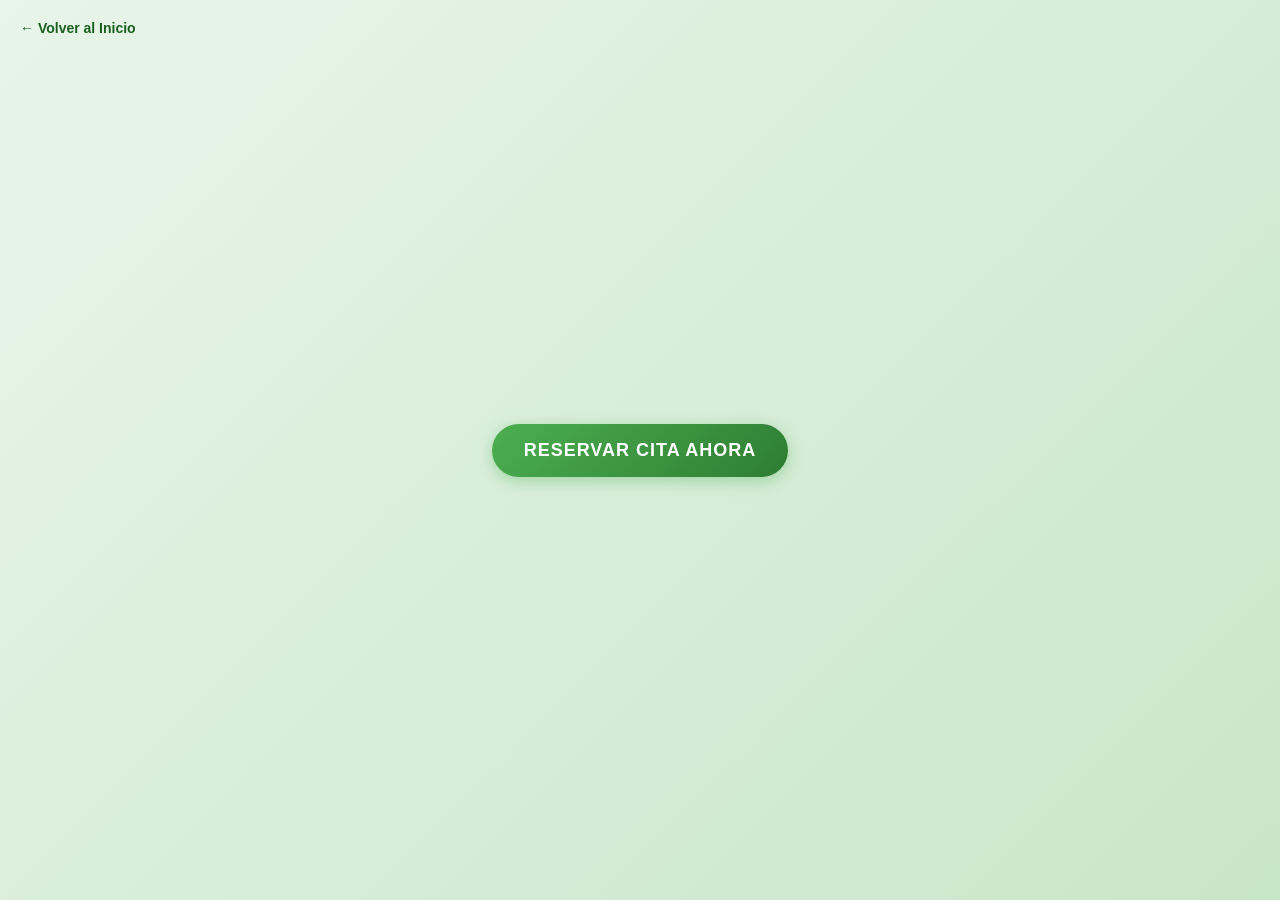
<file: citas.html>
<?php
// En PHP puro no necesitamos el comentario de Template Name, pero puedes dejarlo si quieres.
?>
<!DOCTYPE html>
<html lang="es">
<head>
    <meta charset="UTF-8">
    <meta name="viewport" content="width=device-width, initial-scale=1.0">
    <title>Citas | The Bros Auto Spa</title>
    <style>
        /* ===== ESTILOS GENERALES ===== */
        body {
            margin: 0;
            padding: 0;
            font-family: 'Segoe UI', Tahoma, Geneva, Verdana, sans-serif;
            background: linear-gradient(135deg, #e8f5e9 0%, #c8e6c9 100%);
            height: 100vh;
            display: flex;
            align-items: center;
            justify-content: center;
        }

        .container { text-align: center; }

        /* Botón de regreso (Extra para navegación) */
        .btn-volver {
            position: absolute;
            top: 20px;
            left: 20px;
            text-decoration: none;
            color: #1b5e20;
            font-weight: bold;
            font-size: 14px;
        }

        /* ===== BOTÓN DE RESERVA ===== */
        .btn-reservar {
            background: linear-gradient(135deg, #4caf50, #2e7d32);
            color: white;
            border: none;
            padding: 16px 32px;
            border-radius: 50px;
            font-size: 18px;
            font-weight: 700;
            cursor: pointer;
            transition: all 0.3s ease;
            box-shadow: 0 4px 15px rgba(76, 175, 80, 0.4);
            text-transform: uppercase;
            letter-spacing: 1px;
        }
        .btn-reservar:hover {
            transform: translateY(-3px);
            box-shadow: 0 8px 25px rgba(76, 175, 80, 0.5);
        }

        /* ===== CHAT MODAL OVERLAY ===== */
        .booking-chat-overlay {
            position: fixed; top: 0; left: 0; width: 100%; height: 100%;
            background: rgba(0,0,0,0.4); 
            backdrop-filter: blur(6px);
            display: flex; align-items: center; justify-content: center;
            opacity: 0; visibility: hidden; transition: all 0.3s;
            z-index: 9999; padding: 20px;
        }
        .booking-chat-overlay.active { opacity: 1; visibility: visible; }

        .booking-chat-box {
            background: #f1f8e9;
            color: #1b5e20;
            width: 100%; max-width: 420px; height: 550px;
            border-radius: 20px; display: flex; flex-direction: column;
            overflow: hidden; box-shadow: 0 25px 50px rgba(0,0,0,0.2);
            transform: scale(0.9); transition: transform 0.3s cubic-bezier(0.175, 0.885, 0.32, 1.275);
            border: 1px solid #a5d6a7;
        }
        .booking-chat-overlay.active .booking-chat-box { transform: scale(1); }

        .chat-header {
            background: linear-gradient(90deg, #2e7d32, #66bb6a);
            padding: 16px 20px; display: flex; align-items: center; justify-content: space-between;
            color: white;
        }
        .chat-brand { font-weight: 700; font-size: 18px; }
        .chat-close { background: rgba(255,255,255,0.2); border: none; color: white; width: 30px; height: 30px; border-radius: 50%; cursor: pointer; }

        .chat-body {
            flex: 1; padding: 20px; overflow-y: auto; display: flex; flex-direction: column; gap: 12px;
            background-image: radial-gradient(#c8e6c9 0.5px, transparent 0.5px);
            background-size: 20px 20px;
        }

        .msg { max-width: 85%; padding: 12px 16px; border-radius: 18px; font-size: 14px; line-height: 1.5; animation: fadeIn 0.3s ease; }
        @keyframes fadeIn { from { opacity: 0; transform: translateY(10px); } to { opacity: 1; transform: translateY(0); } }

        .msg.bot { background: #ffffff; align-self: flex-start; border-bottom-left-radius: 4px; color: #333; border: 1px solid #e0e0e0; }
        .msg.user { background: #4caf50; align-self: flex-end; border-bottom-right-radius: 4px; color: white; }
        .msg .time { font-size: 10px; opacity: 0.6; margin-top: 5px; display: block; text-align: right; }

        .quick-replies { display: flex; flex-wrap: wrap; gap: 8px; margin-top: 5px; }
        .quick-btn { 
            background: white; color: #2e7d32; border: 1.5px solid #4caf50; 
            padding: 8px 14px; border-radius: 20px; font-size: 13px; font-weight: 600;
            cursor: pointer; transition: 0.2s; 
        }
        .quick-btn:hover { background: #4caf50; color: white; }

        .typing { display: flex; gap: 4px; padding: 10px 15px; background: #fff; border-radius: 15px; align-self: flex-start; border: 1px solid #eee;}
        .typing span { width: 6px; height: 6px; background: #a5d6a7; border-radius: 50%; animation: typing 1.4s infinite; }
        @keyframes typing { 0%, 60%, 100% { transform: translateY(0); } 30% { transform: translateY(-5px); } }

        .chat-footer { padding: 15px; background: white; border-top: 1px solid #e8f5e9; display: flex; gap: 10px; align-items: center; }
        #chatInput { flex: 1; padding: 12px 18px; border-radius: 25px; border: 1px solid #c8e6c9; outline: none; }
        #chatSend { background: #4caf50; border: none; width: 42px; height: 42px; border-radius: 50%; cursor: pointer; display: flex; align-items: center; justify-content: center; }
    </style>
</head>
<body>

    <a href="index.html" class="btn-volver">← Volver al Inicio</a>

    <div class="container">
        <button class="btn-reservar" onclick="openBookingChat()">Reservar Cita Ahora</button>
    </div>

    <div id="bookingChat" class="booking-chat-overlay">
        <div class="booking-chat-box">
            <div class="chat-header">
                <div class="chat-brand">🚗 The Bros Auto Spa</div>
                <button class="chat-close" onclick="closeBookingChat()">✕</button>
            </div>
            <div class="chat-body" id="chatBody"></div>
            <div class="chat-footer" id="chatFooter">
                <input type="text" id="chatInput" placeholder="Escribe aquí..." autocomplete="off">
                <button id="chatSend" onclick="handleUserMessage()">
                    <svg viewBox="0 0 24 24" width="20" height="20" fill="white"><path d="M2.01 21L23 12 2.01 3 2 10l15 2-15 2z"/></svg>
                </button>
            </div>
        </div>
    </div>

    <script>
        const WHATSAPP_NUMBER = "524792620995";
        const services = ["Lavado Premium", "Encerado Completo", "Limpieza Interior", "Detallado de Motor"];
        let chatStep = 0;
        let userData = { name: "", service: "", datetime: "" };
        let isTyping = false;

        const chatOverlay = document.getElementById("bookingChat");
        const chatBody = document.getElementById("chatBody");
        const chatInput = document.getElementById("chatInput");

        function openBookingChat() {
            chatOverlay.classList.add("active");
            if (chatBody.children.length === 0) startConversation();
            setTimeout(() => chatInput.focus(), 400);
        }

        function closeBookingChat() {
            chatOverlay.classList.remove("active");
            setTimeout(() => { 
                chatBody.innerHTML = ""; 
                chatStep = 0; 
                userData = { name: "", service: "", datetime: "" }; 
            }, 300);
        }

        function startConversation() {
            showTyping(() => {
                addBotMessage("¡Hola! 👋 Bienvenido a **The Bros Auto Spa**. Soy tu asistente virtual. ¿Con quién tengo el gusto de hablar?");
                chatStep = 1;
            });
        }

        function handleUserMessage() {
            const text = chatInput.value.trim();
            if (!text || isTyping) return;
            addUserMessage(text);
            chatInput.value = "";
            processStep(text);
        }

        chatInput.addEventListener("keypress", e => { if (e.key === "Enter") handleUserMessage(); });

        function processStep(text) {
            switch(chatStep) {
                case 1:
                    userData.name = text;
                    showTyping(() => {
                        addBotMessage(`¡Excelente, ${userData.name}! ¿Qué servicio necesita tu vehículo hoy?`, services);
                        chatStep = 2;
                    });
                    break;
                case 2:
                    userData.service = text;
                    showTyping(() => {
                        addBotMessage("Perfecto. ¿Qué día y hora te gustaría agendar? (Ej: Mañana a las 4:00 PM)");
                        chatStep = 3;
                    });
                    break;
                case 3:
                    userData.datetime = text;
                    showTyping(() => {
                        addBotMessage("¡Todo listo! Para finalizar, presiona el botón de abajo y te conectaremos por WhatsApp para confirmar.");
                        chatStep = 4;
                        const confirmDiv = document.createElement("div");
                        confirmDiv.className = "quick-replies";
                        confirmDiv.innerHTML = `
                            <button class="quick-btn" style="background:#4caf50; color:white; border:none" onclick="confirmBooking()">✅ Confirmar en WhatsApp</button>
                            <button class="quick-btn" style="border-color:#ff5252; color:#ff5252" onclick="resetChat()">Reiniciar</button>
                        `;
                        chatBody.appendChild(confirmDiv);
                        scrollToBottom();
                    });
                    break;
            }
        }

        function confirmBooking() {
            const msg = `Hola The Bros Auto Spa! 🚗✨\n\nQuiero reservar una cita:\n👤 Nombre: ${userData.name}\n🧼 Servicio: ${userData.service}\n📅 Fecha/Hora: ${userData.datetime}`;
            window.open(`https://wa.me/${WHATSAPP_NUMBER}?text=${encodeURIComponent(msg)}`, "_blank");
            closeBookingChat();
        }

        function resetChat() {
            chatBody.innerHTML = "";
            chatStep = 0;
            startConversation();
        }

        function addBotMessage(text, quickOptions = []) {
            const div = document.createElement("div");
            div.className = "msg bot";
            div.innerHTML = text;
            chatBody.appendChild(div);
            if (quickOptions.length > 0) {
                const qr = document.createElement("div");
                qr.className = "quick-replies";
                quickOptions.forEach(opt => {
                    const btn = document.createElement("button");
                    btn.className = "quick-btn";
                    btn.textContent = opt;
                    btn.onclick = () => { chatInput.value = opt; handleUserMessage(); };
                    qr.appendChild(btn);
                });
                chatBody.appendChild(qr);
            }
            scrollToBottom();
        }

        function addUserMessage(text) {
            const div = document.createElement("div");
            div.className = "msg user";
            div.innerHTML = `${text}<span class="time">${new Date().toLocaleTimeString([], {hour: '2-digit', minute:'2-digit'})}</span>`;
            chatBody.appendChild(div);
            scrollToBottom();
        }

        function showTyping(callback) {
            isTyping = true;
            const typingDiv = document.createElement("div");
            typingDiv.className = "typing";
            typingDiv.innerHTML = "<span></span><span></span><span></span>";
            chatBody.appendChild(typingDiv);
            scrollToBottom();
            setTimeout(() => {
                typingDiv.remove();
                isTyping = false;
                callback();
            }, 1200);
        }

        function scrollToBottom() { chatBody.scrollTop = chatBody.scrollHeight; }
    </script>
</body>
</html>
</file>
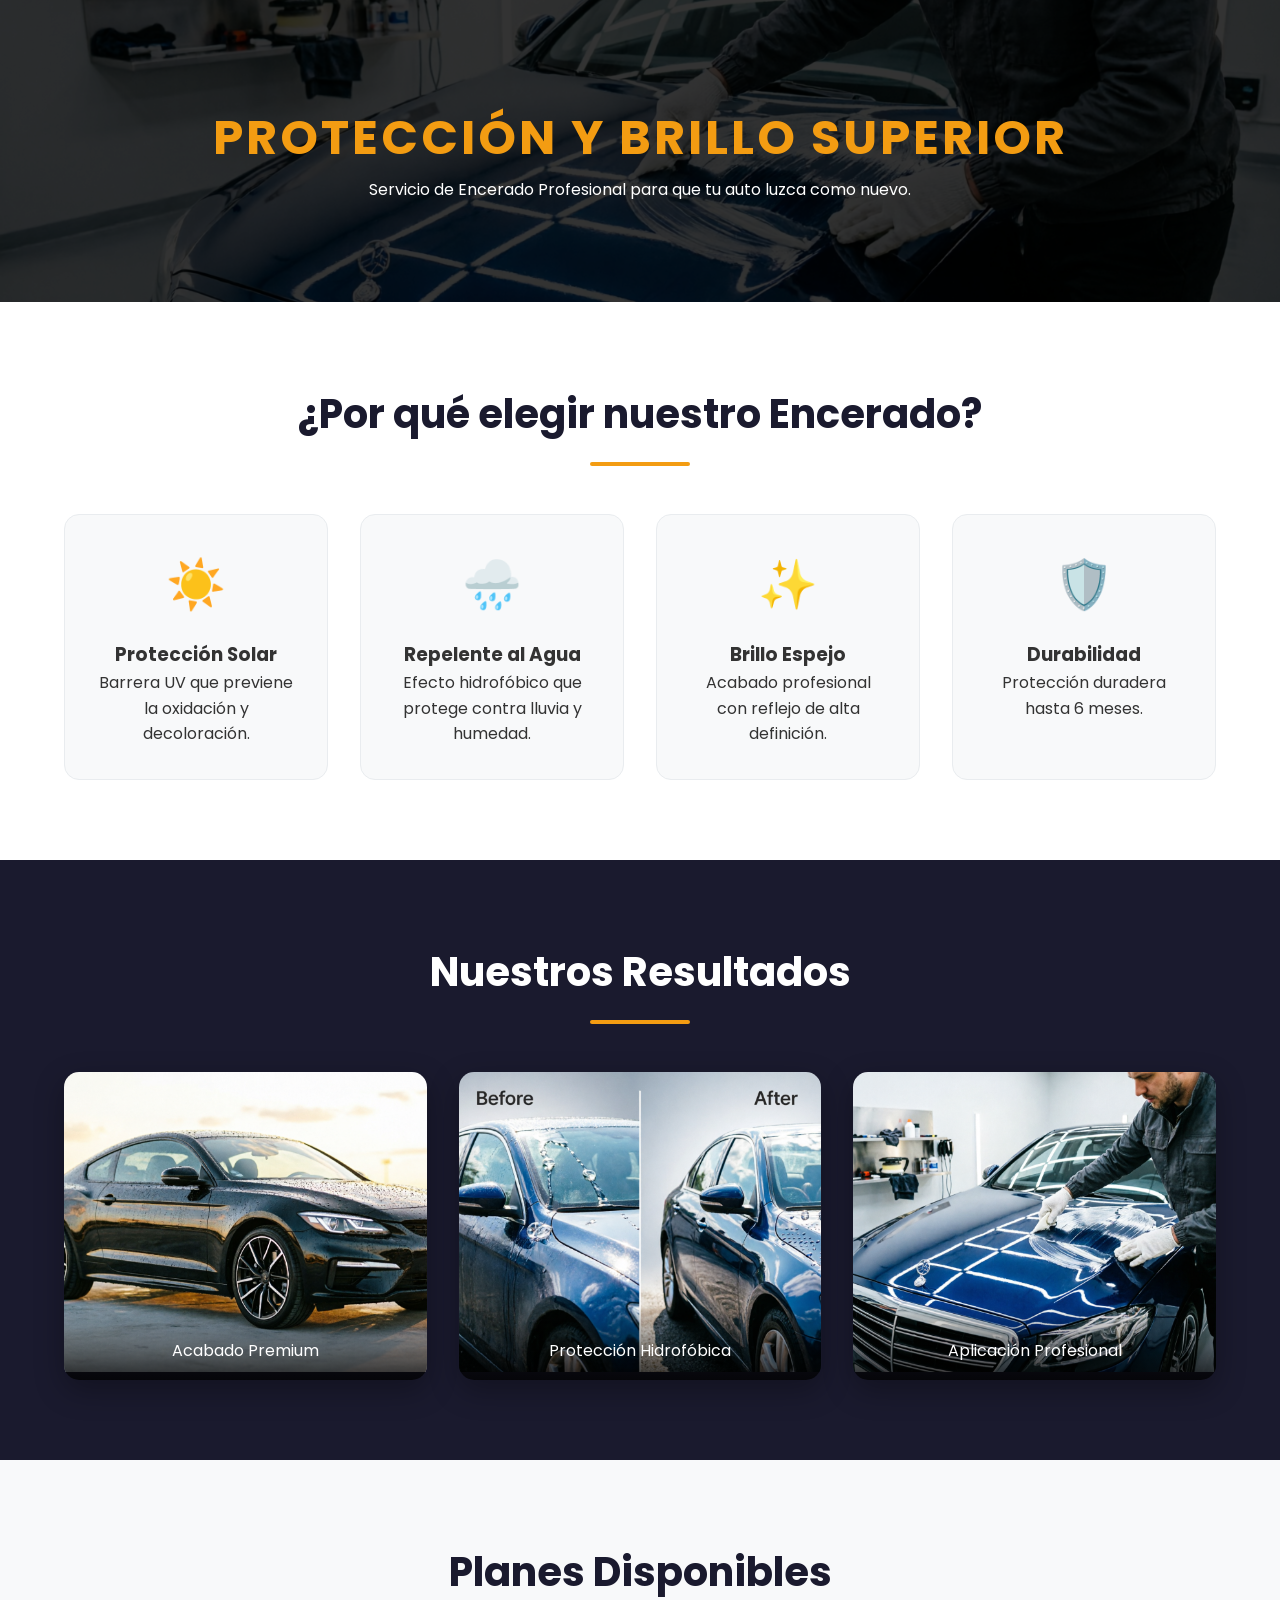
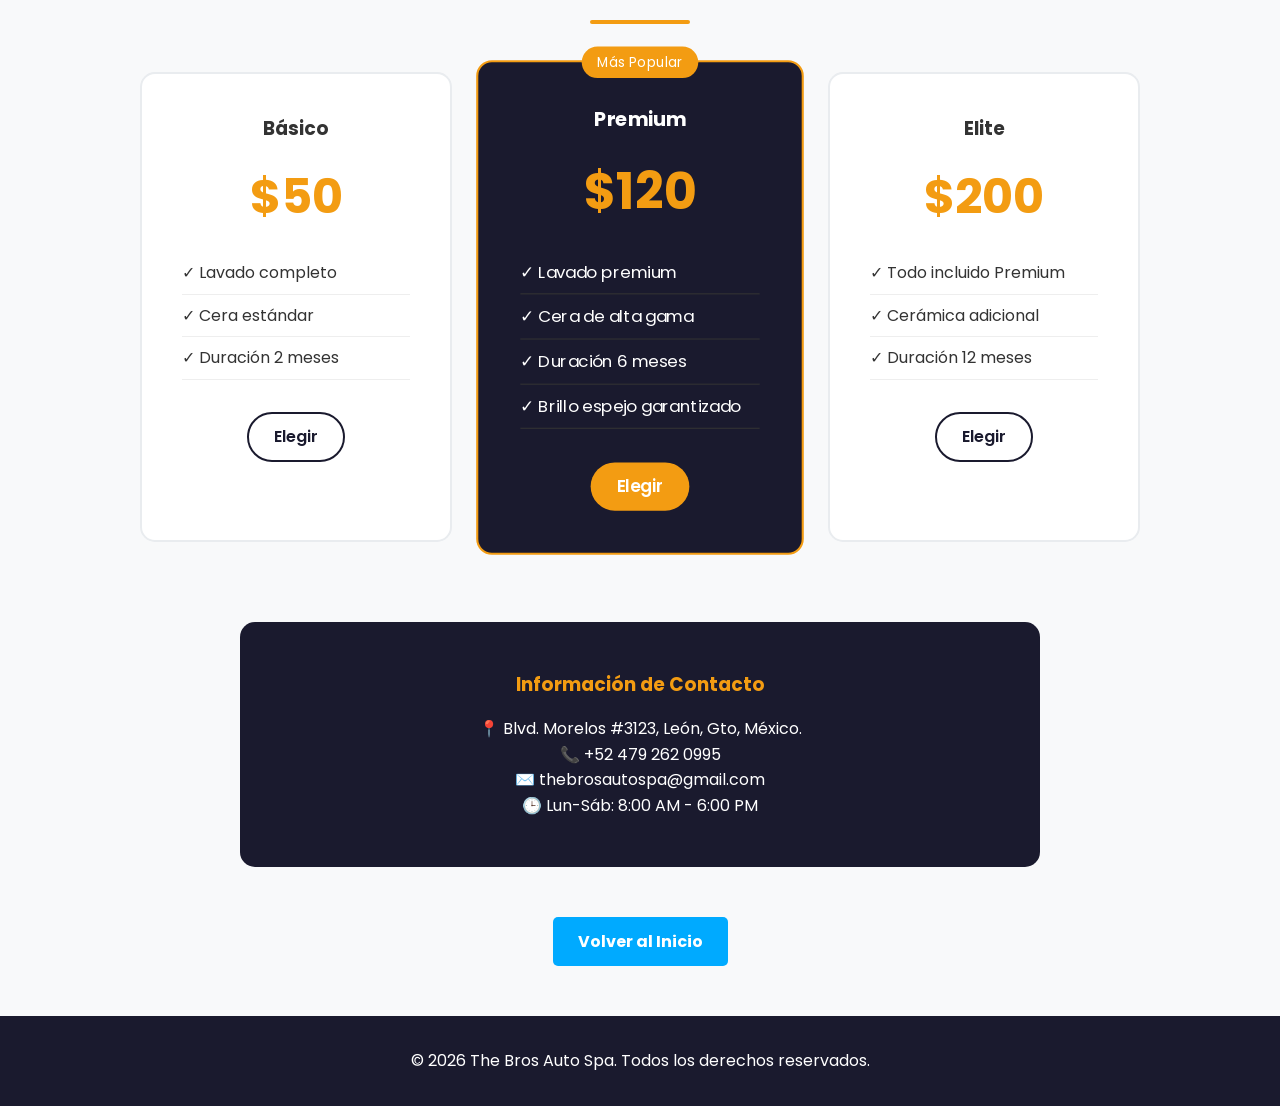
<file: encerado.html>
<!DOCTYPE html>
<html lang="es">
<head>
    <meta charset="UTF-8">
    <meta name="viewport" content="width=device-width, initial-scale=1.0">
    <title>ENCERADO COMPLETO | The Bros Auto Spa</title>
    <link href="https://fonts.googleapis.com/css2?family=Poppins:wght@400;600;700&display=swap" rel="stylesheet">
    <style>
        * {
            margin: 0;
            padding: 0;
            box-sizing: border-box;
        }

        body {
            font-family: 'Poppins', sans-serif;
            line-height: 1.6;
            color: #333;
            background: #f8f9fa;
        }

        /* Hero Section Alternativo (Si no usas el header global) */
        .hero-simple {
            background: linear-gradient(rgba(0,0,0,0.8), rgba(0,0,0,0.8)), url('apliccera.png');
            background-size: cover;
            background-position: center;
            padding: 100px 5%;
            text-align: center;
            color: white;
        }

        .hero-simple h1 {
            font-size: 3rem;
            text-transform: uppercase;
            letter-spacing: 3px;
            color: #f39c12;
        }

        /* Sections */
        .section-title {
            text-align: center;
            font-size: 2.5rem;
            color: #1a1a2e;
            margin-bottom: 3rem;
            position: relative;
        }

        .section-title::after {
            content: '';
            display: block;
            width: 100px;
            height: 4px;
            background: #f39c12;
            margin: 1rem auto 0;
            border-radius: 2px;
        }

        /* Features */
        .features {
            padding: 5rem 5%;
            background: #fff;
        }

        .features-grid {
            display: grid;
            grid-template-columns: repeat(auto-fit, minmax(250px, 1fr));
            gap: 2rem;
            max-width: 1200px;
            margin: 0 auto;
        }

        .feature-card {
            background: #f8f9fa;
            padding: 2rem;
            border-radius: 15px;
            text-align: center;
            transition: transform 0.3s ease;
            border: 1px solid #e9ecef;
        }

        .feature-card:hover {
            transform: translateY(-10px);
            box-shadow: 0 15px 30px rgba(0,0,0,0.1);
        }

        .feature-icon { font-size: 3rem; margin-bottom: 1rem; }

        /* Gallery */
        .gallery {
            padding: 5rem 5%;
            background: #1a1a2e;
        }

        .gallery .section-title { color: #fff; }

        .gallery-grid {
            display: grid;
            grid-template-columns: repeat(auto-fit, minmax(300px, 1fr));
            gap: 2rem;
            max-width: 1200px;
            margin: 0 auto;
        }

        .gallery-item {
            position: relative;
            border-radius: 15px;
            overflow: hidden;
            box-shadow: 0 10px 30px rgba(0,0,0,0.3);
        }

        .gallery-item img {
            width: 100%;
            height: 300px;
            object-fit: cover;
            transition: transform 0.5s ease;
        }

        .gallery-item:hover img { transform: scale(1.1); }

        .overlay {
            position: absolute;
            bottom: 0;
            left: 0;
            right: 0;
            background: linear-gradient(transparent, rgba(0,0,0,0.8));
            padding: 2rem 1rem 1rem;
            color: #fff;
            text-align: center;
        }

        /* Pricing */
        .pricing { padding: 5rem 5%; }

        .pricing-grid {
            display: grid;
            grid-template-columns: repeat(auto-fit, minmax(280px, 1fr));
            gap: 2rem;
            max-width: 1000px;
            margin: 0 auto;
        }

        .pricing-card {
            background: #fff;
            padding: 2.5rem;
            border-radius: 15px;
            text-align: center;
            border: 2px solid #e9ecef;
            transition: all 0.3s ease;
            position: relative;
        }

        .pricing-card.featured {
            background: #1a1a2e;
            color: #fff;
            border-color: #f39c12;
            transform: scale(1.05);
        }

        .badge {
            position: absolute;
            top: -15px;
            left: 50%;
            transform: translateX(-50%);
            background: #f39c12;
            color: #fff;
            padding: 5px 15px;
            border-radius: 20px;
            font-size: 0.8rem;
        }

        .price {
            font-size: 3rem;
            font-weight: 700;
            color: #f39c12;
            margin: 1rem 0;
        }

        .pricing-card ul { list-style: none; text-align: left; margin-bottom: 2rem; }
        .pricing-card li { padding: 8px 0; border-bottom: 1px solid #eee; }
        .pricing-card.featured li { border-bottom: 1px solid #333; }

        .btn-plan {
            display: inline-block;
            padding: 10px 25px;
            border-radius: 25px;
            text-decoration: none;
            font-weight: 600;
            transition: 0.3s;
        }

        .btn-primary { background: #f39c12; color: #fff; }
        .btn-secondary { border: 2px solid #1a1a2e; color: #1a1a2e; }

        /* Contact Area */
        .contact-info-box {
            background: #1a1a2e;
            color: #fff;
            padding: 3rem;
            border-radius: 15px;
            max-width: 800px;
            margin: 0 auto 50px;
            text-align: center;
        }

        .contact-info-box h3 { color: #f39c12; margin-bottom: 1rem; }

        /* Footer */
        .footer { background: #1a1a2e; color: #fff; text-align: center; padding: 2rem; }

        .btn-volver {
            background: #00aaff;
            color: white;
            padding: 12px 25px;
            border-radius: 5px;
            text-decoration: none;
            font-weight: bold;
            display: inline-block;
        }
    </style>
</head>
<body>

    <section class="hero-simple">
        <h1>Protección y Brillo Superior</h1>
        <p>Servicio de Encerado Profesional para que tu auto luzca como nuevo.</p>
    </section>

    <section class="features">
        <h2 class="section-title">¿Por qué elegir nuestro Encerado?</h2>
        <div class="features-grid">
            <div class="feature-card">
                <div class="feature-icon">☀️</div>
                <h3>Protección Solar</h3>
                <p>Barrera UV que previene la oxidación y decoloración.</p>
            </div>
            <div class="feature-card">
                <div class="feature-icon">🌧️</div>
                <h3>Repelente al Agua</h3>
                <p>Efecto hidrofóbico que protege contra lluvia y humedad.</p>
            </div>
            <div class="feature-card">
                <div class="feature-icon">✨</div>
                <h3>Brillo Espejo</h3>
                <p>Acabado profesional con reflejo de alta definición.</p>
            </div>
            <div class="feature-card">
                <div class="feature-icon">🛡️</div>
                <h3>Durabilidad</h3>
                <p>Protección duradera hasta 6 meses.</p>
            </div>
        </div>
    </section>

    <section class="gallery">
        <h2 class="section-title">Nuestros Resultados</h2>
        <div class="gallery-grid">
            <div class="gallery-item">
                <img src="brilloespejo.png" alt="Resultado brillo espejo" onerror="this.src='https://via.placeholder.com/400x300?text=Brillo+Espejo'">
                <div class="overlay"><p>Acabado Premium</p></div>
            </div>
            <div class="gallery-item">
                <img src="antesdesp.png" alt="Antes y después" onerror="this.src='https://via.placeholder.com/400x300?text=Antes+y+Despues'">
                <div class="overlay"><p>Protección Hidrofóbica</p></div>
            </div>
            <div class="gallery-item">
                <img src="apliccera.png" alt="Aplicación de cera" onerror="this.src='https://via.placeholder.com/400x300?text=Aplicacion+Cera'">
                <div class="overlay"><p>Aplicación Profesional</p></div>
            </div>
        </div>
    </section>

    <section class="pricing">
        <h2 class="section-title">Planes Disponibles</h2>
        <div class="pricing-grid">
            <div class="pricing-card">
                <h3>Básico</h3>
                <p class="price">$50</p>
                <ul>
                    <li>✓ Lavado completo</li>
                    <li>✓ Cera estándar</li>
                    <li>✓ Duración 2 meses</li>
                </ul>
                <a href="citas.php" class="btn-plan btn-secondary">Elegir</a>
            </div>
            <div class="pricing-card featured">
                <div class="badge">Más Popular</div>
                <h3>Premium</h3>
                <p class="price">$120</p>
                <ul>
                    <li>✓ Lavado premium</li>
                    <li>✓ Cera de alta gama</li>
                    <li>✓ Duración 6 meses</li>
                    <li>✓ Brillo espejo garantizado</li>
                </ul>
                <a href="citas.php" class="btn-plan btn-primary">Elegir</a>
            </div>
            <div class="pricing-card">
                <h3>Elite</h3>
                <p class="price">$200</p>
                <ul>
                    <li>✓ Todo incluido Premium</li>
                    <li>✓ Cerámica adicional</li>
                    <li>✓ Duración 12 meses</li>
                </ul>
                <a href="citas.php" class="btn-plan btn-secondary">Elegir</a>
            </div>
        </div>
    </section>

    <div class="contact-info-box">
        <h3>Información de Contacto</h3>
        <p>📍 Blvd. Morelos #3123, León, Gto, México.</p>
        <p>📞 +52 479 262 0995</p>
        <p>✉️ thebrosautospa@gmail.com</p>
        <p>🕒 Lun-Sáb: 8:00 AM - 6:00 PM</p>
    </div>

    <div style="text-align: center; margin-bottom: 50px;">
        <a href="index.html" class="btn-volver">Volver al Inicio</a>
    </div>

    <footer class="footer">
        <p>&copy; 2026 The Bros Auto Spa. Todos los derechos reservados.</p>
    </footer>

</body>
</html>
</file>
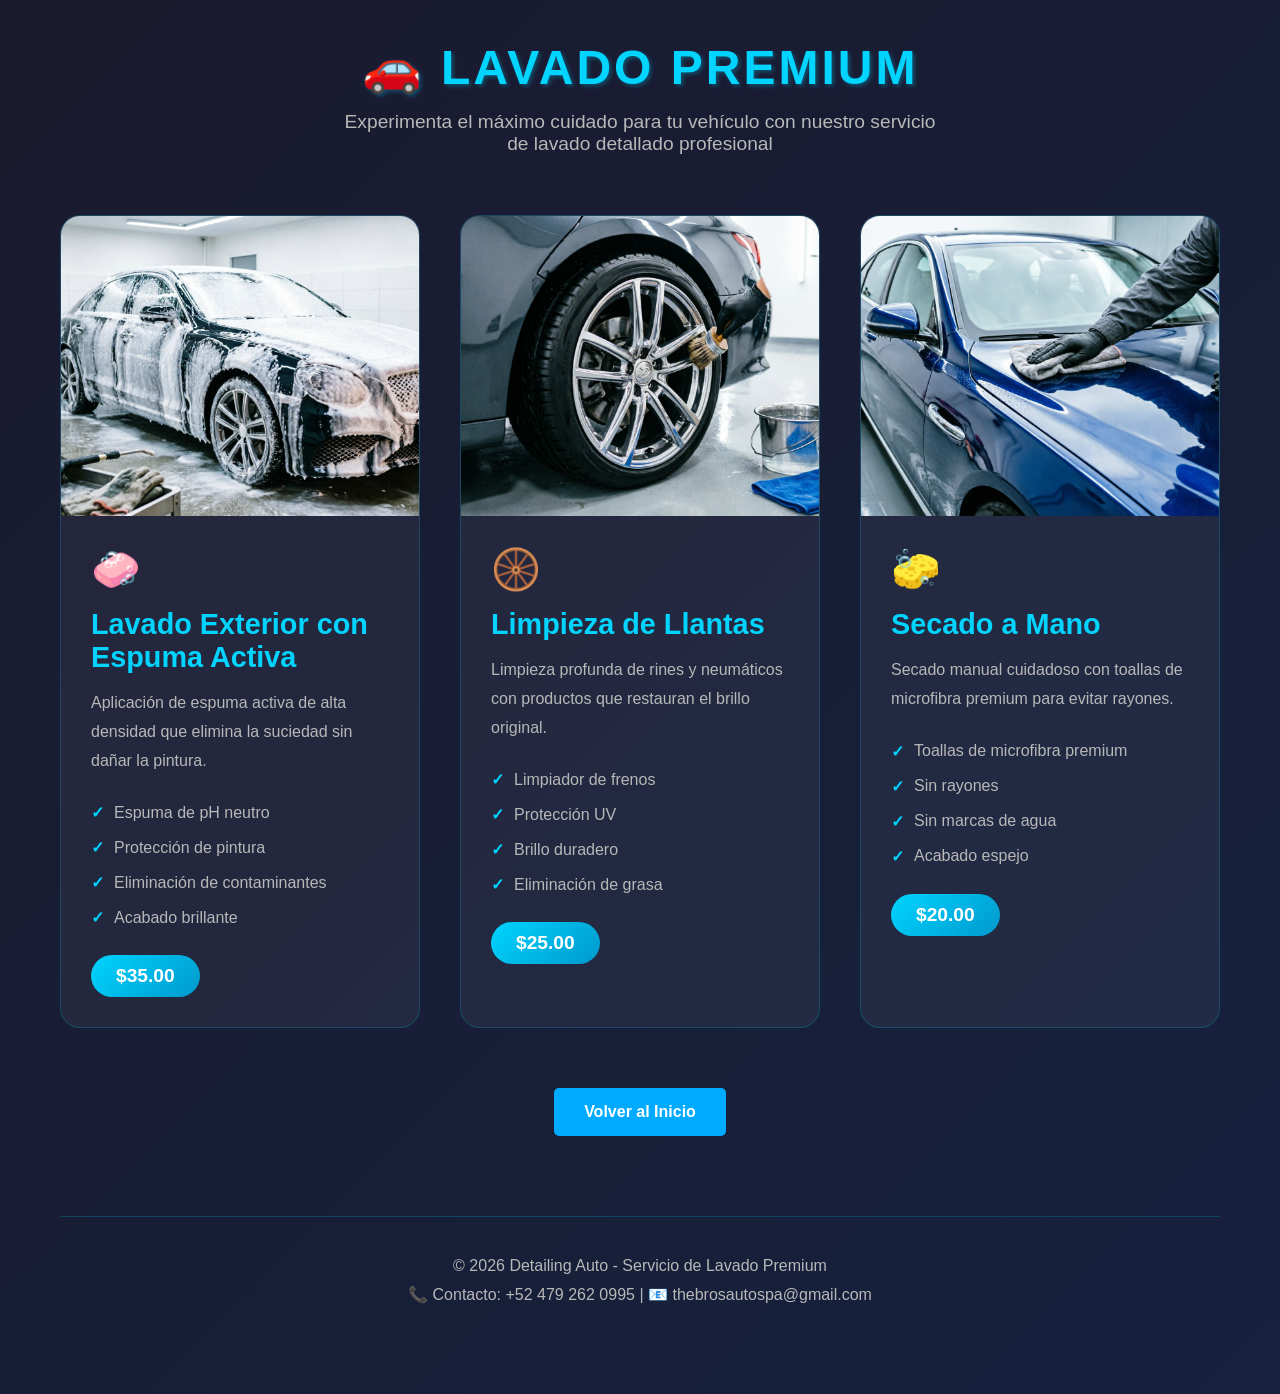
<file: lavado_premium.html>
<!DOCTYPE html>
<html lang="es">
<head>
    <meta charset="UTF-8">
    <meta name="viewport" content="width=device-width, initial-scale=1.0">
    <title>LAVADO PREMIUM | The Bros Auto Spa</title>
    <style>
        * {
            margin: 0;
            padding: 0;
            box-sizing: border-box;
        }

        body {
            font-family: 'Segoe UI', Tahoma, Geneva, Verdana, sans-serif;
            background: linear-gradient(135deg, #1a1a2e 0%, #16213e 100%);
            color: #ffffff;
            min-height: 100vh;
        }

        .container {
            max-width: 1200px;
            margin: 0 auto;
            padding: 40px 20px;
        }

        header {
            text-align: center;
            margin-bottom: 60px;
        }

        header h1 {
            font-size: 3rem;
            color: #00d4ff;
            text-transform: uppercase;
            letter-spacing: 3px;
            margin-bottom: 15px;
            text-shadow: 2px 2px 4px rgba(0, 212, 255, 0.3);
        }

        header p {
            font-size: 1.2rem;
            color: #b8b8b8;
            max-width: 600px;
            margin: 0 auto;
        }

        .services-grid {
            display: grid;
            grid-template-columns: repeat(auto-fit, minmax(350px, 1fr));
            gap: 40px;
            margin-top: 40px;
        }

        .service-card {
            background: rgba(255, 255, 255, 0.05);
            border-radius: 20px;
            overflow: hidden;
            transition: transform 0.3s ease, box-shadow 0.3s ease;
            border: 1px solid rgba(0, 212, 255, 0.2);
        }

        .service-card:hover {
            transform: translateY(-10px);
            box-shadow: 0 20px 40px rgba(0, 212, 255, 0.2);
            background: rgba(255, 255, 255, 0.08);
        }

        .service-image {
            width: 100%;
            height: 300px;
            object-fit: cover;
            display: block;
        }

        .service-info {
            padding: 30px;
        }

        .service-info h3 {
            font-size: 1.8rem;
            color: #00d4ff;
            margin-bottom: 15px;
        }

        .service-info p {
            color: #b8b8b8;
            line-height: 1.8;
            font-size: 1rem;
        }

        .price-tag {
            display: inline-block;
            background: linear-gradient(135deg, #00d4ff, #0099cc);
            color: #ffffff;
            padding: 10px 25px;
            border-radius: 25px;
            font-weight: bold;
            margin-top: 20px;
            font-size: 1.2rem;
        }

        .features {
            list-style: none;
            margin-top: 20px;
        }

        .features li {
            padding: 8px 0;
            color: #b8b8b8;
            display: flex;
            align-items: center;
        }

        .features li::before {
            content: "✓";
            color: #00d4ff;
            font-weight: bold;
            margin-right: 10px;
        }

        /* Botón Volver */
        .btn-volver {
            background: #00aaff;
            color: white;
            padding: 15px 30px;
            border-radius: 5px;
            text-decoration: none;
            font-weight: bold;
            display: inline-block;
            transition: 0.3s;
        }
        .btn-volver:hover { background: #00d4ff; }

        footer {
            text-align: center;
            margin-top: 80px;
            padding: 40px 20px;
            border-top: 1px solid rgba(0, 212, 255, 0.2);
        }

        footer p { color: #b8b8b8; margin-bottom: 10px; }

        @media (max-width: 768px) {
            header h1 { font-size: 2rem; }
            .services-grid { grid-template-columns: 1fr; }
        }
    </style>
</head>
<body>

<div class="container">
    <header>
        <h1>🚗 Lavado Premium</h1>
        <p>Experimenta el máximo cuidado para tu vehículo con nuestro servicio de lavado detallado profesional</p>
    </header>

    <main class="services-grid">
        <article class="service-card">
            <img src="espuma.png" alt="Lavado con espuma activa" class="service-image" onerror="this.src='https://via.placeholder.com/400x300?text=Espuma+Activa'">
            <div class="service-info">
                <div style="font-size: 2.5rem; margin-bottom: 15px;">🧼</div>
                <h3>Lavado Exterior con Espuma Activa</h3>
                <p>Aplicación de espuma activa de alta densidad que elimina la suciedad sin dañar la pintura.</p>
                <ul class="features">
                    <li>Espuma de pH neutro</li>
                    <li>Protección de pintura</li>
                    <li>Eliminación de contaminantes</li>
                    <li>Acabado brillante</li>
                </ul>
                <span class="price-tag">$35.00</span>
            </div>
        </article>

        <article class="service-card">
            <img src="rin.png" alt="Limpieza de rines" class="service-image" onerror="this.src='https://via.placeholder.com/400x300?text=Limpieza+Rines'">
            <div class="service-info">
                <div style="font-size: 2.5rem; margin-bottom: 15px;">🛞</div>
                <h3>Limpieza de Llantas</h3>
                <p>Limpieza profunda de rines y neumáticos con productos que restauran el brillo original.</p>
                <ul class="features">
                    <li>Limpiador de frenos</li>
                    <li>Protección UV</li>
                    <li>Brillo duradero</li>
                    <li>Eliminación de grasa</li>
                </ul>
                <span class="price-tag">$25.00</span>
            </div>
        </article>

        <article class="service-card">
            <img src="microfibra.png" alt="Secado detallado" class="service-image" onerror="this.src='https://via.placeholder.com/400x300?text=Secado+Microfibra'">
            <div class="service-info">
                <div style="font-size: 2.5rem; margin-bottom: 15px;">🧽</div>
                <h3>Secado a Mano</h3>
                <p>Secado manual cuidadoso con toallas de microfibra premium para evitar rayones.</p>
                <ul class="features">
                    <li>Toallas de microfibra premium</li>
                    <li>Sin rayones</li>
                    <li>Sin marcas de agua</li>
                    <li>Acabado espejo</li>
                </ul>
                <span class="price-tag">$20.00</span>
            </div>
        </article>
    </main>

    <div style="text-align: center; margin: 60px 0;">
        <a href="index.html" class="btn-volver">
            Volver al Inicio
        </a>
    </div>

    <footer>
        <p>© 2026 Detailing Auto - Servicio de Lavado Premium</p>
        <p>📞 Contacto: +52 479 262 0995 | 📧 thebrosautospa@gmail.com</p>
    </footer>
</div>

</body>
</html>
</file>
